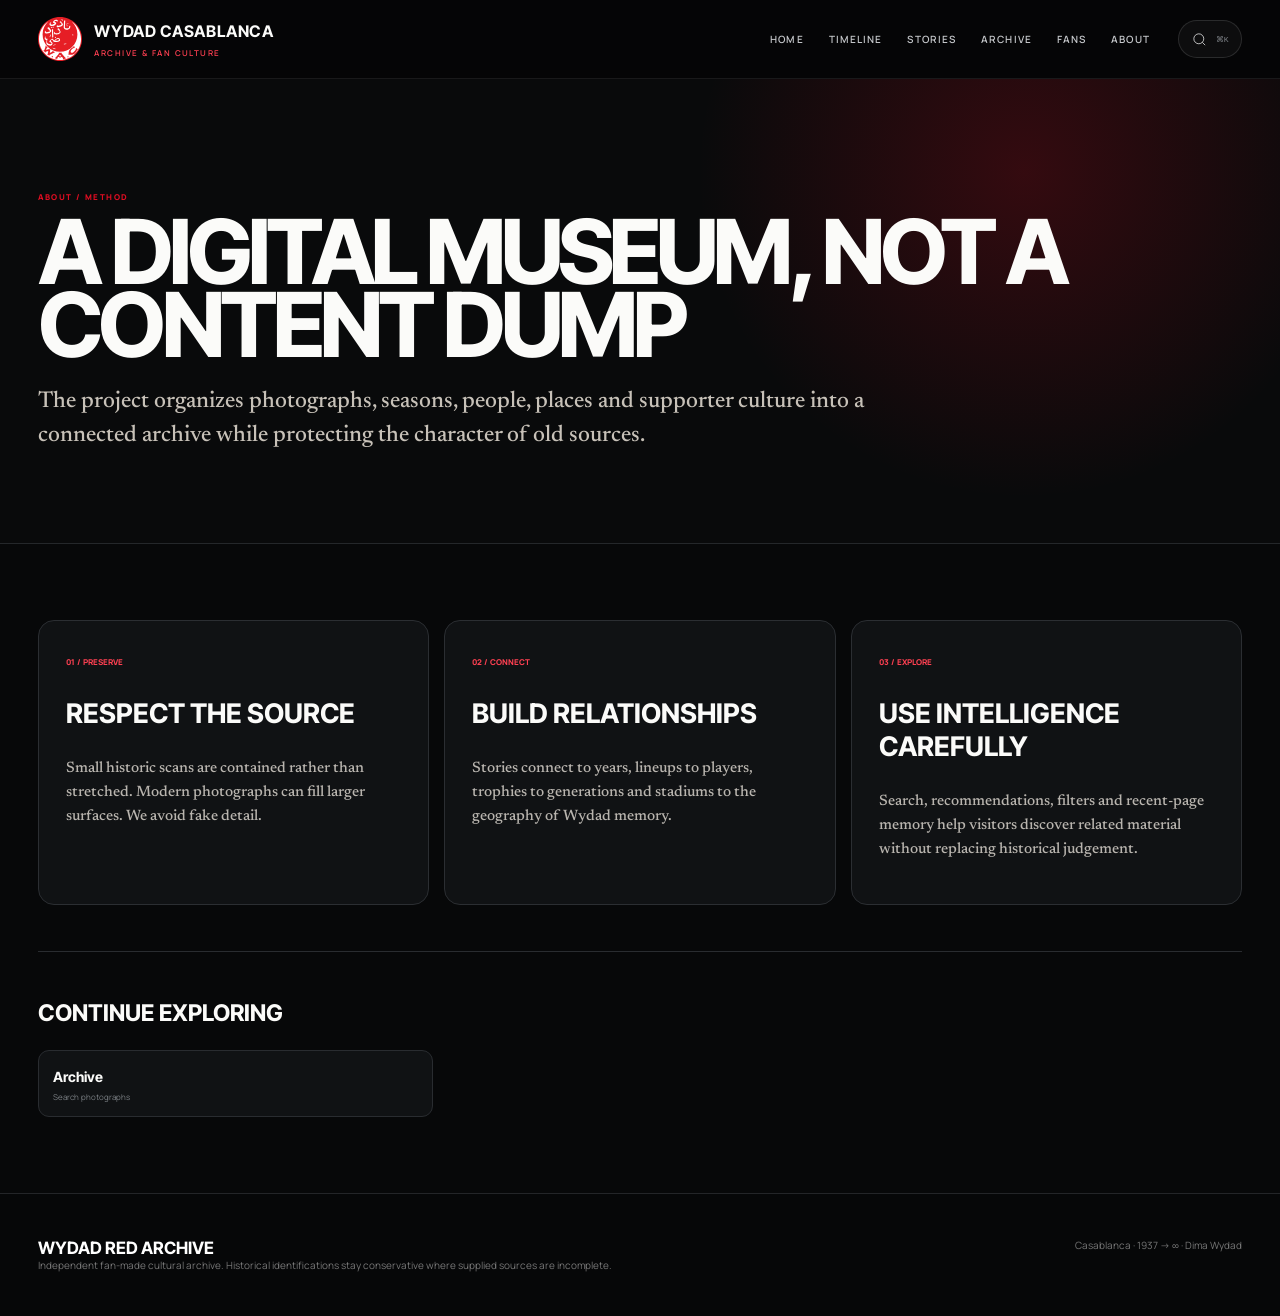
<file: about.html>
<!doctype html><html lang="en"><head><meta charset="utf-8"><meta name="viewport" content="width=device-width,initial-scale=1"><meta name="theme-color" content="#070809"><title>About — Wydad Red Archive</title><meta name="description" content="Independent fan-made Wydad Casablanca cultural archive: history, photographs, people, places and supporter memory."><link rel="preconnect" href="https://fonts.googleapis.com"><link rel="preconnect" href="https://fonts.gstatic.com" crossorigin><link rel="stylesheet" href="site.css"></head><body data-tags="about,archive,method"><header class="top"><div class="shell topin"><a class="brand" href="index.html"><img src="assets/svgimg/wydad-logo.svg" alt="Wydad crest"><span><strong>WYDAD CASABLANCA</strong><small>ARCHIVE &amp; FAN CULTURE</small></span></a><nav class="nav"><a href="index.html">Home</a><a href="history.html">Timeline</a><a href="stories.html">Stories</a><a href="archive.html">Archive</a><a href="fans.html">Fans</a><a href="about.html">About</a></nav><div class="actions"><button class="iconbtn search-trigger" aria-label="Search"><svg viewBox="0 0 24 24" fill="none" stroke="currentColor"><circle cx="11" cy="11" r="7"/><path d="m20 20-4-4"/></svg><kbd>⌘K</kbd></button><button class="iconbtn menubtn" aria-label="Menu"><svg viewBox="0 0 24 24" fill="none" stroke="currentColor"><path d="M4 7h16M4 12h16M4 17h16"/></svg></button></div></div></header><main><section class="pagehero"><div class="shell"><span class="eyebrow">About / Method</span><h1>A digital museum, not a content dump</h1><p class="dek">The project organizes photographs, seasons, people, places and supporter culture into a connected archive while protecting the character of old sources.</p></div></section><section class="content"><div class="shell"><div class="about-grid"><div class="about-card"><span>01 / PRESERVE</span><h3>Respect the source</h3><p>Small historic scans are contained rather than stretched. Modern photographs can fill larger surfaces. We avoid fake detail.</p></div><div class="about-card"><span>02 / CONNECT</span><h3>Build relationships</h3><p>Stories connect to years, lineups to players, trophies to generations and stadiums to the geography of Wydad memory.</p></div><div class="about-card"><span>03 / EXPLORE</span><h3>Use intelligence carefully</h3><p>Search, recommendations, filters and recent-page memory help visitors discover related material without replacing historical judgement.</p></div></div><div class="smart-related" data-smart-related></div></div></section></main><footer class="footer"><div class="shell footerin"><div><b>Wydad Red Archive</b><br><span class="legal">Independent fan-made cultural archive. Historical identifications stay conservative where supplied sources are incomplete.</span></div><div>Casablanca · 1937 → ∞ · Dima Wydad</div></div></footer><script src="assets/js/site.js" defer></script></body></html>
</file>
<file: site.css>
@import url('https://fonts.googleapis.com/css2?family=Inter+Tight:wght@400;500;600;700;800&family=Manrope:wght@400;500;600;700&family=Newsreader:opsz,wght@6..72,400;6..72,500;6..72,600&display=swap');
:root{--red:#e20d22;--red2:#970713;--ink:#070809;--ink2:#0d0f11;--paper:#f3efe6;--white:#fbfbf9;--muted:#9da0a5;--gold:#d6b170;--line:rgba(255,255,255,.12);--display:'Inter Tight',system-ui,sans-serif;--sans:'Manrope',system-ui,sans-serif;--serif:'Newsreader',Georgia,serif;--ease:cubic-bezier(.16,1,.3,1)}
*{box-sizing:border-box}html{scroll-behavior:smooth;background:var(--ink)}body{margin:0;background:var(--ink);color:var(--white);font-family:var(--sans);-webkit-font-smoothing:antialiased;text-rendering:optimizeLegibility;overflow-x:hidden}a{color:inherit;text-decoration:none}img{display:block;max-width:100%;image-rendering:auto}.shell{width:min(1420px,94vw);margin:auto}::selection{background:var(--red);color:white}
.page-progress{position:fixed;left:0;top:0;width:0;height:2px;background:var(--red);z-index:999;box-shadow:0 0 18px rgba(226,13,34,.65)}@view-transition{navigation:auto}
.top{position:sticky;top:0;z-index:80;background:rgba(5,6,7,.82);backdrop-filter:blur(18px) saturate(140%);border-bottom:1px solid rgba(255,255,255,.08);transition:.3s var(--ease)}.top.scrolled{background:rgba(5,6,7,.96);box-shadow:0 18px 50px rgba(0,0,0,.28)}.topin{height:78px;display:flex;align-items:center;gap:28px}.brand{display:flex;align-items:center;gap:12px}.brand img{width:44px;height:44px}.brand strong{font:700 16px var(--display);letter-spacing:.035em}.brand small{display:block;margin-top:5px;color:#ff4052;font:600 8px var(--sans);letter-spacing:.18em}.nav{margin-left:auto;display:flex;gap:25px}.nav a{position:relative;padding:10px 0;color:#c5c7ca;font:600 10px var(--sans);letter-spacing:.11em;text-transform:uppercase}.nav a:after{content:'';position:absolute;left:0;right:100%;bottom:0;height:2px;background:var(--red);transition:right .3s var(--ease)}.nav a:hover,.nav a.active{color:white}.nav a:hover:after,.nav a.active:after{right:0}.actions{display:flex;gap:8px}.iconbtn{height:38px;padding:0 12px;border:1px solid var(--line);border-radius:999px;background:rgba(255,255,255,.035);color:white;display:flex;align-items:center;gap:8px;cursor:pointer}.iconbtn:hover{background:rgba(255,255,255,.09)}.iconbtn svg{width:17px}.iconbtn kbd{font-size:8px;color:#7d8085}.menubtn{display:none}
.portal{min-height:calc(100vh - 78px);padding:26px 0;display:grid;align-items:center;position:relative;overflow:hidden;background:radial-gradient(circle at 50% 38%,rgba(146,0,17,.13),transparent 30%),radial-gradient(circle at 50% 55%,#1b1d20 0,#0e1012 45%,#060708 78%)}.portal:before{content:'';position:absolute;inset:0;opacity:.26;background-image:linear-gradient(rgba(255,255,255,.022) 1px,transparent 1px),linear-gradient(90deg,rgba(255,255,255,.022) 1px,transparent 1px);background-size:70px 70px;mask-image:linear-gradient(black,transparent)}.portal-grid{position:relative;z-index:2;display:grid;grid-template-columns:minmax(260px,1fr) minmax(500px,1.56fr) minmax(260px,1fr);gap:20px;align-items:center}.stack{display:grid;gap:12px}.navcard{--mx:50%;--my:50%;position:relative;min-height:116px;border:1px solid rgba(255,255,255,.17);border-radius:14px;overflow:hidden;background:#111315;isolation:isolate;box-shadow:0 12px 34px rgba(0,0,0,.2);transition:transform .36s var(--ease),border-color .3s var(--ease),box-shadow .36s var(--ease)}.navcard img{position:absolute;inset:0;width:100%;height:100%;object-fit:cover;z-index:-3;opacity:.55;filter:grayscale(.55) contrast(1.05);transition:.65s var(--ease)}.navcard:before{content:'';position:absolute;inset:0;z-index:-2;background:radial-gradient(circle 170px at var(--mx) var(--my),rgba(226,13,34,.22),transparent 60%)}.navcard:after{content:'';position:absolute;inset:0;z-index:-1;background:linear-gradient(90deg,rgba(4,5,6,.98),rgba(4,5,6,.87) 52%,rgba(4,5,6,.25))}.navcard .in{height:100%;padding:19px 17px;display:grid;grid-template-columns:37px 1fr 29px;gap:12px;align-items:center}.card-icon{color:#ff3448;width:32px;height:32px}.card-icon svg{width:28px;height:28px;stroke-width:1.7}.navcard h3{font:750 27px/.95 var(--display);letter-spacing:-.03em;text-transform:uppercase;margin:0 0 6px}.navcard p{margin:0;color:#b5b7ba;font-size:10px}.arrow{width:28px;height:28px;border:1px solid rgba(255,255,255,.48);border-radius:50%;display:grid;place-items:center;transition:.28s var(--ease)}.navcard:hover{transform:translateY(-4px);border-color:rgba(255,255,255,.36);box-shadow:0 22px 54px rgba(0,0,0,.38)}.navcard:hover img{transform:scale(1.07);opacity:.73;filter:grayscale(.2)}.navcard:hover .arrow{transform:translateX(3px);background:#fff;color:#08090a}
.core{--px:0px;--py:0px;min-height:690px;position:relative;overflow:hidden;border:1px solid rgba(255,255,255,.12);border-radius:26px;background:linear-gradient(180deg,rgba(3,4,5,.3),rgba(3,4,5,.84)),url('assets/svgimg/2011-dsc-5162.svg') center/cover;display:grid;place-items:center;text-align:center;box-shadow:0 28px 90px rgba(0,0,0,.38);isolation:isolate}.core:before,.core:after{content:'';position:absolute;width:64%;height:120%;top:-10%;border:2px solid rgba(226,13,34,.6);border-radius:50%;z-index:-1;background:linear-gradient(145deg,rgba(226,13,34,.7),rgba(91,0,10,.14) 50%,rgba(226,13,34,.45));opacity:.55;mix-blend-mode:screen}.core:before{left:-33%;transform:rotate(-12deg)}.core:after{right:-33%;transform:rotate(12deg)}.core-shade{position:absolute;inset:0;background:radial-gradient(circle at 50% 42%,rgba(0,0,0,.05),rgba(0,0,0,.16) 30%,rgba(0,0,0,.86) 78%),linear-gradient(90deg,rgba(0,0,0,.6),transparent 30%,transparent 70%,rgba(0,0,0,.6))}.corein{position:relative;z-index:3;padding:40px;transform:translate3d(var(--px),var(--py),0);transition:transform .15s linear}.overline{font:600 9px var(--sans);text-transform:uppercase;letter-spacing:.3em;color:#d0cdc8}.core h1{font:500 clamp(50px,5vw,80px)/.92 var(--serif);text-transform:uppercase;letter-spacing:.015em;margin:8px 0 4px}.since{display:flex;justify-content:center;align-items:center;gap:12px;color:#ff3145;font:600 10px var(--sans);letter-spacing:.23em;text-transform:uppercase}.since:before,.since:after{content:'';width:44px;height:1px;background:#6f5f61}.stars{color:var(--gold);font-size:27px;letter-spacing:8px;margin:11px 0}.crest{width:min(330px,68%);margin:auto;filter:drop-shadow(0 20px 40px rgba(0,0,0,.75))}.tagline{font:500 30px var(--serif);letter-spacing:.03em;text-transform:uppercase;margin-top:8px}.subline{font:600 9px var(--sans);letter-spacing:.19em;color:#d4b47c;text-transform:uppercase;margin-top:8px}.meta{font:600 8px var(--sans);letter-spacing:.16em;text-transform:uppercase;color:#ed3c4c;margin-top:16px}
.bar{border-top:1px solid rgba(226,13,34,.55);border-bottom:1px solid #222;background:#090a0b}.barin{display:grid;grid-template-columns:repeat(4,1fr)}.stat{padding:22px 28px;position:relative}.stat:not(:last-child):after{content:'';position:absolute;right:0;top:25%;height:50%;width:1px;background:var(--line)}.stat b{font:750 36px/.9 var(--display);color:#ff3145}.stat span{display:block;margin-top:6px;color:#b9bbbe;font:600 8px var(--sans);letter-spacing:.12em;text-transform:uppercase}
.section{padding:92px 0}.paper{background:var(--paper);color:#181817}.sectionhead{display:grid;grid-template-columns:1.1fr .9fr;gap:70px;align-items:end;margin-bottom:38px}.eyebrow{color:var(--red);font:800 8px var(--sans);letter-spacing:.18em;text-transform:uppercase}.sectionhead h2,.pagehero h1{font:750 clamp(56px,7vw,102px)/.82 var(--display);letter-spacing:-.055em;text-transform:uppercase;margin:10px 0 0}.sectionhead p{font:500 21px/1.5 var(--serif);color:#49443d;margin:0}.featuregrid{display:grid;grid-template-columns:repeat(12,1fr);gap:18px}.feature{grid-column:span 4;background:#fff;border:1px solid #d8d2c8;border-radius:18px;overflow:hidden;transition:.36s var(--ease)}.feature:hover{transform:translateY(-5px);box-shadow:0 22px 60px rgba(65,45,25,.14)}.feature img{width:100%;height:285px;object-fit:cover;transition:.65s var(--ease)}.feature .natural{object-fit:contain;background:#111315;padding:18px}.feature:hover img{transform:scale(1.025)}.featurecopy{padding:23px}.tag{color:var(--red);font:800 8px var(--sans);letter-spacing:.14em;text-transform:uppercase}.feature h3{font:740 30px/.98 var(--display);letter-spacing:-.025em;text-transform:uppercase;margin:8px 0}.feature p{font:500 15px/1.6 var(--serif);color:#59534c}.read{font:800 9px var(--sans);letter-spacing:.08em;text-transform:uppercase}.manifesto{padding:96px 0;background:linear-gradient(120deg,#da0b20,#a30412)}.manifesto blockquote{font:750 clamp(62px,9vw,136px)/.76 var(--display);letter-spacing:-.065em;text-transform:uppercase;margin:0;max-width:1150px}.manifesto p{max-width:730px;font:500 19px/1.62 var(--serif)}.continue-row{display:none;margin-top:28px;padding-top:20px;border-top:1px solid #d7d0c4}.continue-row.visible{display:block}.continue-row h3{font:700 12px var(--display);text-transform:uppercase}.continue-links{display:flex;gap:8px;flex-wrap:wrap}.continue-links a{background:#fff;border:1px solid #d9d3c8;padding:9px 12px;border-radius:999px;font-size:9px;font-weight:700}
.pagehero{padding:104px 0 66px;border-bottom:1px solid #24272a;background:radial-gradient(circle at 80% 20%,rgba(226,13,34,.2),transparent 30%),#090a0b;position:relative;overflow:hidden}.pagehero .dek{max-width:900px;font:500 23px/1.5 var(--serif);color:#c7c1b8}.content{padding:76px 0}.articlegrid{display:grid;grid-template-columns:minmax(0,1.7fr) minmax(240px,.55fr);gap:80px}.prose{font:500 19px/1.82 var(--serif);color:#d7d4cf;max-width:880px}.prose p{margin:0 0 1.4em}.prose .lead{font-size:27px;color:#fff}.prose h2{font:740 44px/1 var(--display);text-transform:uppercase;color:white;margin:1.5em 0 .5em}.read-meta{display:flex;gap:14px;margin:12px 0 26px;color:#808388;font:700 8px var(--sans);letter-spacing:.08em;text-transform:uppercase}.archivefigure{margin:36px 0;padding:17px;background:#101214;border:1px solid #2a2d30;border-radius:17px}.archivefigure img{margin:auto;max-height:700px;object-fit:contain;border-radius:9px}.archivefigure figcaption{font-size:9px;color:#81848a;margin-top:11px}.aside{position:sticky;top:100px;height:max-content;border-top:2px solid var(--red);padding-top:17px}.aside h4{font:740 22px var(--display);text-transform:uppercase;margin:0 0 10px}.aside ul{list-style:none;padding:0}.aside li{border-bottom:1px solid #26282b;padding:11px 0;font-size:11px}.notice{padding:16px 18px;border-left:3px solid var(--red);background:#121416;color:#a7aaae;font-size:11px;border-radius:0 10px 10px 0}.timeline article{display:grid;grid-template-columns:145px 1fr;gap:30px;padding:28px 0;border-top:1px solid #2a2c2f}.timeline .year{font:750 46px var(--display);color:#ff3145}.timeline h3{font:740 30px var(--display);text-transform:uppercase;margin:2px 0}.timeline p{font:500 16px/1.65 var(--serif);color:#c7c3be}.storycards{display:grid;grid-template-columns:repeat(2,1fr);gap:18px}.storycard{display:grid;grid-template-columns:185px 1fr;border:1px solid #2b2d30;border-radius:16px;overflow:hidden;background:#101214;transition:.3s var(--ease)}.storycard:hover{transform:translateY(-3px);border-color:#484c51}.storycard img{width:100%;height:100%;min-height:190px;object-fit:cover}.storycard .scopy{padding:22px}.storycard h3{font:740 29px var(--display);text-transform:uppercase;margin:5px 0}.storycard p{font:500 14px/1.55 var(--serif);color:#aaa}
.archive-toolbar{display:flex;align-items:center;gap:11px;flex-wrap:wrap;margin-bottom:26px;padding:14px;background:#0f1113;border:1px solid #292c30;border-radius:15px}.archive-search{flex:1 1 250px;display:flex;align-items:center;gap:9px;height:42px;padding:0 13px;border:1px solid #303338;background:#08090a;border-radius:999px}.archive-search input{width:100%;border:0;outline:0;background:transparent;color:#fff}.filter-row{display:flex;gap:6px;flex-wrap:wrap}.filter-btn{height:33px;padding:0 11px;border:1px solid #303338;border-radius:999px;background:transparent;color:#a9acb0;font:700 8px var(--sans);text-transform:uppercase;letter-spacing:.07em;cursor:pointer}.filter-btn.active,.filter-btn:hover{background:#fff;color:#090a0b;border-color:#fff}.archive-count{margin-left:auto;color:#74777b;font:700 8px var(--sans);text-transform:uppercase}.gallery{display:grid;grid-template-columns:repeat(3,1fr);gap:15px}.gallery a{background:#101214;border:1px solid #292c30;border-radius:14px;overflow:hidden;cursor:zoom-in;transition:.3s var(--ease)}.gallery a:hover{transform:translateY(-4px);border-color:#44484d}.gallery img{width:100%;height:255px;object-fit:cover;background:#141619}.gallery .natural{object-fit:contain;padding:13px}.cap{padding:13px}.cap b{font:720 18px var(--display);text-transform:uppercase}.cap span{display:block;margin-top:4px;color:#73767a;font-size:8px}.gallery a.hidden{display:none}
.partyhero{min-height:calc(100vh - 78px);display:grid;place-items:center;text-align:center;background:linear-gradient(0deg,rgba(0,0,0,.9),rgba(0,0,0,.12)),url('assets/svgimg/2011-dsc-5221.svg') center/cover}.partyhero h1{font:750 clamp(76px,13vw,188px)/.7 var(--display);letter-spacing:-.07em;text-transform:uppercase;margin:0}.partyhero p{font:500 20px/1.5 var(--serif);max-width:740px;margin:22px auto}.btn{display:inline-flex;border:1px solid #fff;border-radius:999px;padding:11px 18px;font:800 9px var(--sans);letter-spacing:.1em;text-transform:uppercase}.btn:hover{background:#fff;color:#111}
.search-layer,.lightbox{position:fixed;inset:0;z-index:200;background:rgba(3,4,5,.78);backdrop-filter:blur(16px);display:none;align-items:flex-start;justify-content:center;padding:9vh 18px}.search-layer.open,.lightbox.open{display:flex}.search-panel{width:min(760px,96vw);background:#101214;border:1px solid #34383c;border-radius:20px;box-shadow:0 35px 110px rgba(0,0,0,.6);overflow:hidden}.search-head{padding:18px;border-bottom:1px solid #292c30;display:flex;gap:12px}.search-head input{flex:1;border:0;outline:0;background:transparent;color:#fff;font:600 19px var(--sans)}.search-results{max-height:58vh;overflow:auto;padding:8px}.search-result{display:grid;grid-template-columns:1fr auto;gap:18px;padding:13px;border-radius:11px}.search-result:hover{background:#1a1d20}.search-result b{font:700 14px var(--display)}.search-result span{display:block;color:#85888d;font-size:9px;margin-top:3px}.search-result em{font-style:normal;color:#ff4052;font-size:8px}.search-empty{padding:30px;text-align:center;color:#808388}.lightbox{align-items:center}.lightbox-card{position:relative;width:min(1000px,96vw);max-height:90vh;background:#0d0f11;border:1px solid #34383c;border-radius:20px;padding:16px}.lightbox-card img{width:100%;max-height:72vh;object-fit:contain}.lightbox-close{position:absolute;right:22px;top:22px;width:36px;height:36px;border:1px solid #777;background:#000a;color:#fff;border-radius:50%;font-size:21px}.lightbox-caption{padding:12px 3px}.lightbox-caption b{font:720 21px var(--display);text-transform:uppercase}.lightbox-caption span{display:block;color:#777;font-size:8px}.smart-related{margin-top:46px;padding-top:24px;border-top:1px solid #292c30}.smart-related h3{font:720 23px var(--display);text-transform:uppercase}.related-grid{display:grid;grid-template-columns:repeat(3,1fr);gap:9px}.related-grid a{padding:14px;border:1px solid #292c30;background:#101214;border-radius:11px}.related-grid b{font:700 14px var(--display)}.related-grid span{display:block;color:#7c8085;font-size:8px;margin-top:4px}.footer{padding:44px 0;border-top:1px solid #232528;background:#060708;color:#777;font-size:10px}.footerin{display:flex;justify-content:space-between;gap:28px}.footer b{color:white;font:700 17px var(--display);text-transform:uppercase}.legal{max-width:550px}.js .reveal{opacity:0;transform:translateY(15px);transition:.65s var(--ease)}.js .reveal.in-view{opacity:1;transform:none}.about-grid{display:grid;grid-template-columns:repeat(3,1fr);gap:15px}.about-card{padding:27px;border:1px solid #2b2e32;background:#101214;border-radius:16px}.about-card span{color:#ff4052;font:800 8px var(--sans)}.about-card h3{font:720 27px var(--display);text-transform:uppercase}.about-card p{font:500 15px/1.6 var(--serif);color:#b8b4ae}
@media(max-width:1160px){.portal-grid{grid-template-columns:1fr 1fr}.core{grid-column:1/-1;grid-row:1;min-height:570px}.stack{grid-row:2}.sectionhead,.articlegrid{grid-template-columns:1fr}.aside{position:static}.feature{grid-column:span 6}.gallery{grid-template-columns:repeat(2,1fr)}.storycards{grid-template-columns:1fr}.barin{grid-template-columns:repeat(2,1fr)}.about-grid{grid-template-columns:1fr 1fr}}
@media(max-width:850px){.nav{display:none}.menubtn{display:flex}.topin{height:70px}.portal{min-height:auto}.portal-grid{grid-template-columns:1fr}.core{grid-column:1;min-height:520px}.stack{grid-row:auto}.section{padding:68px 0}.featuregrid{display:block}.feature{margin-bottom:15px}.gallery{grid-template-columns:repeat(2,1fr)}.about-grid{grid-template-columns:1fr}.related-grid{grid-template-columns:1fr}}
@media(max-width:580px){.brand strong{font-size:13px}.brand small{font-size:7px}.iconbtn kbd{display:none}.portal{padding-top:14px}.core{min-height:460px}.corein{padding:24px 16px}.crest{width:235px}.core h1{font-size:46px}.tagline{font-size:23px}.navcard{min-height:98px}.navcard h3{font-size:24px}.barin{grid-template-columns:1fr 1fr}.stat{padding:16px 13px}.sectionhead{grid-template-columns:1fr;gap:20px}.sectionhead h2,.pagehero h1{font-size:54px}.pagehero{padding:75px 0 48px}.pagehero .dek{font-size:20px}.prose{font-size:17px}.prose .lead{font-size:23px}.timeline article{grid-template-columns:1fr;gap:5px}.gallery{grid-template-columns:1fr}.storycard{grid-template-columns:1fr}.storycard img{height:220px}.footerin{display:block}.footerin>div+div{margin-top:17px}.about-grid{grid-template-columns:1fr}.archive-count{width:100%;margin:0}}
@media(prefers-reduced-motion:reduce){*,*:before,*:after{scroll-behavior:auto!important;transition-duration:.001ms!important;animation-duration:.001ms!important}.corein{transform:none!important}}
</file>
